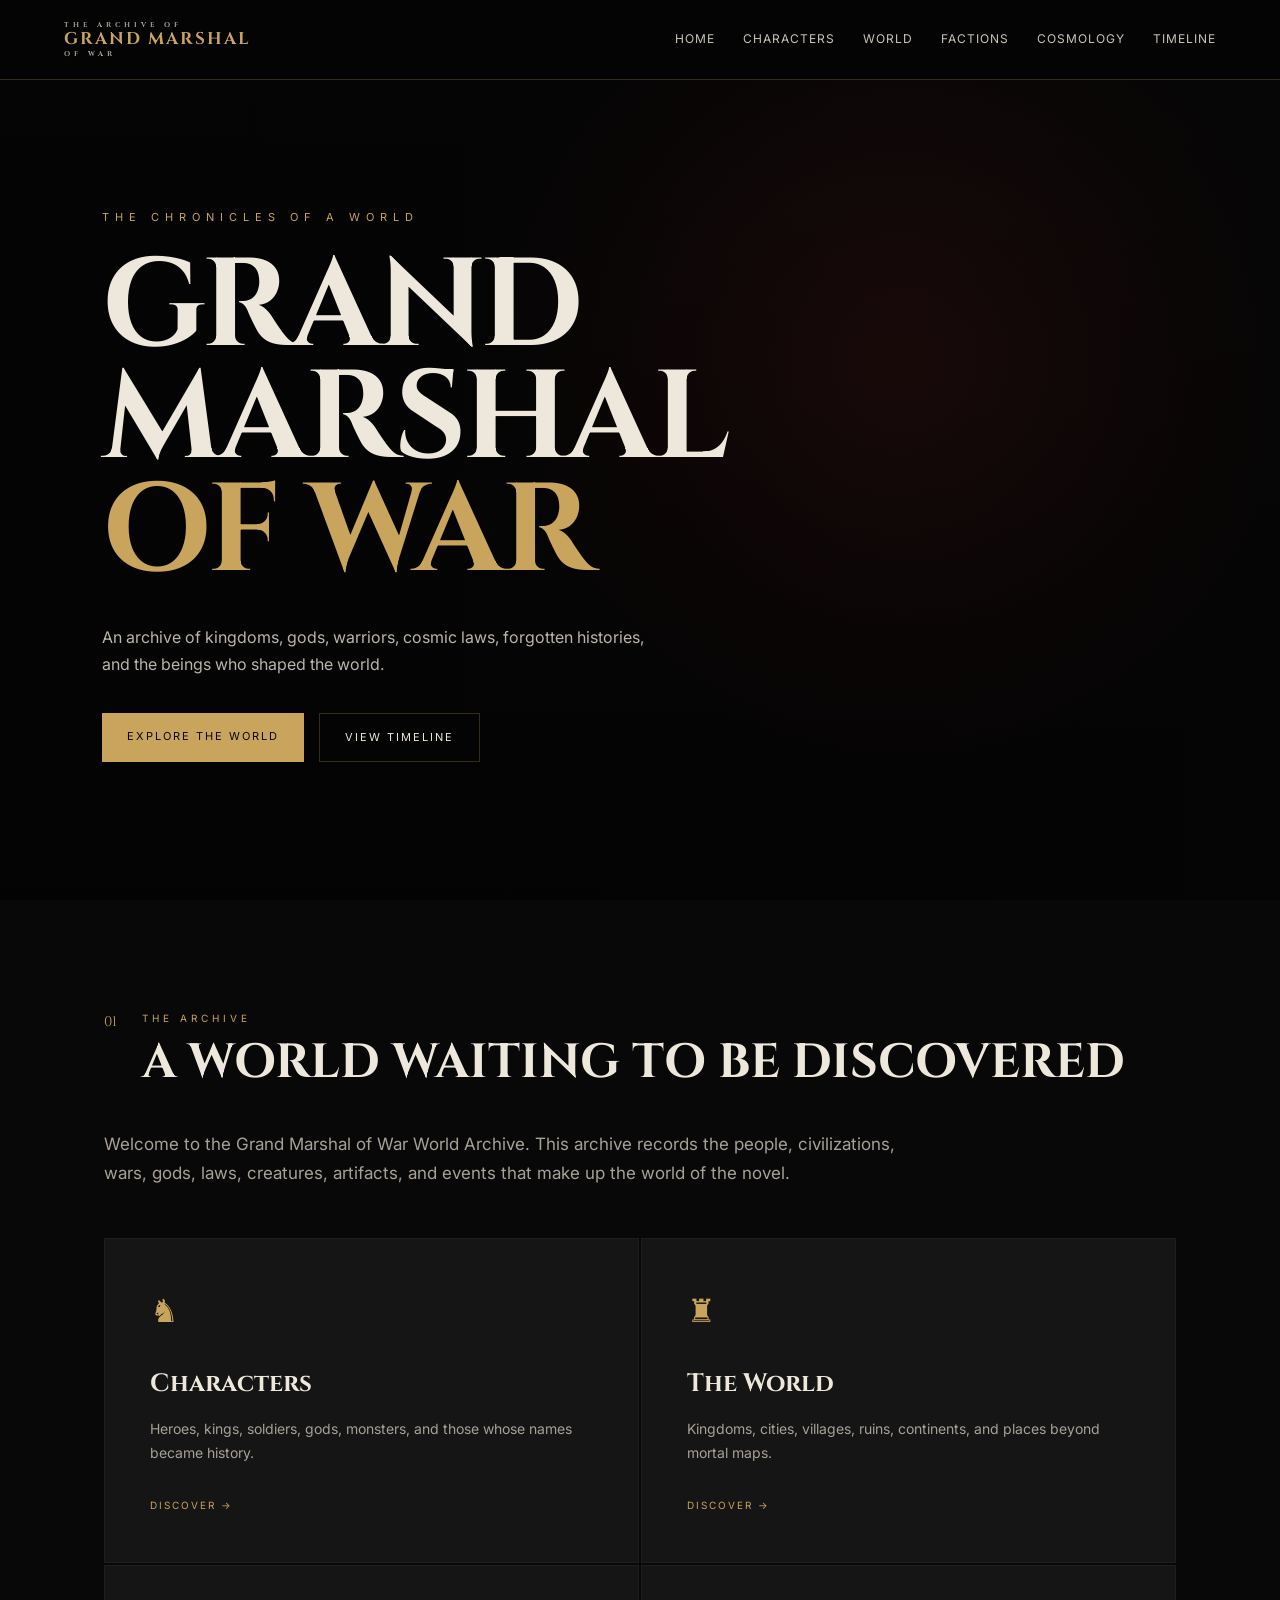
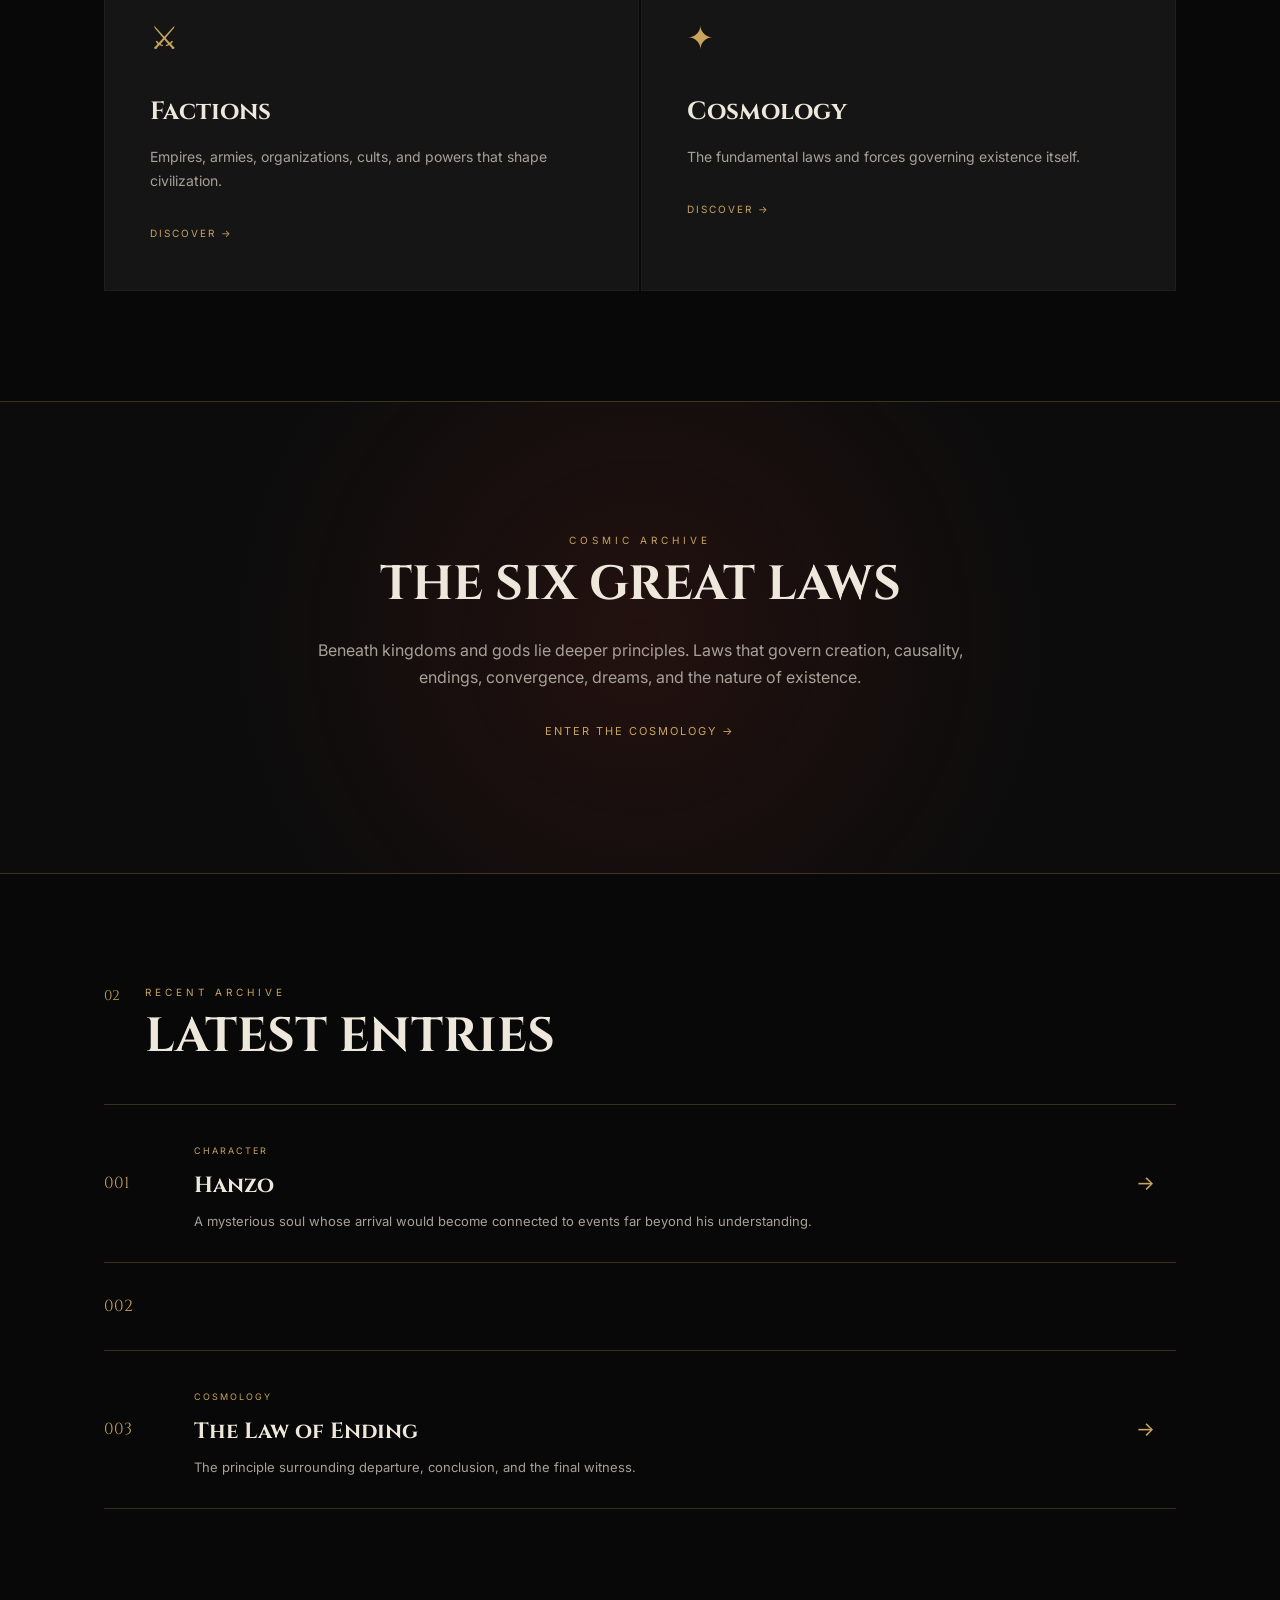
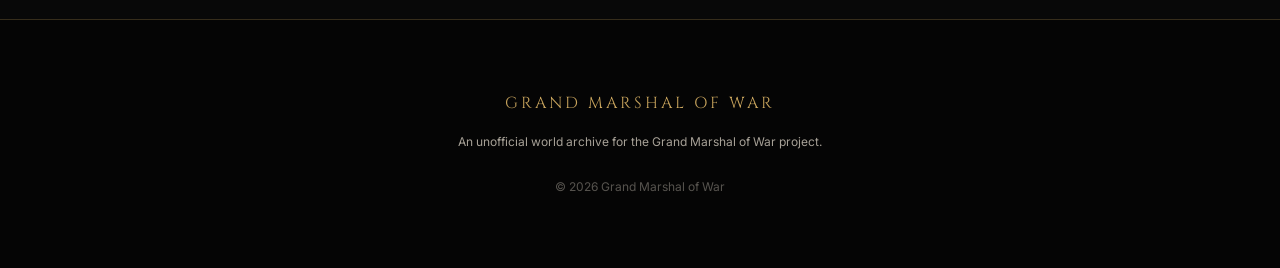
<file: index.html>
<!DOCTYPE html>
<html lang="en">
<head>
    <meta charset="UTF-8">
    <meta name="viewport" content="width=device-width, initial-scale=1.0">

    <title>Grand Marshal of War | The World Archive</title>

    <meta
        name="description"
        content="The official lore archive of Grand Marshal of War."
    >

    <link rel="stylesheet" href="style.css">
</head>

<body>

<header class="navbar">

    <div class="logo">
        <span class="logo-small">THE ARCHIVE OF</span>
        GRAND MARSHAL
        <span class="logo-small">OF WAR</span>
    </div>

    <button class="menu-button" onclick="toggleMenu()">
        ☰
    </button>

    <nav id="navMenu">

        <a href="index.html">Home</a>
        <a href="characters.html">Characters</a>
        <a href="locations.html">World</a>
        <a href="factions.html">Factions</a>
        <a href="laws.html">Cosmology</a>
        <a href="timeline.html">Timeline</a>

    </nav>

</header>


<main>

<section class="hero">

    <div class="hero-overlay"></div>

    <div class="hero-content">

        <p class="eyebrow">
            THE CHRONICLES OF A WORLD
        </p>

        <h1>
            GRAND<br>
            MARSHAL<br>
            <span>OF WAR</span>
        </h1>

        <p class="hero-description">
            An archive of kingdoms, gods, warriors, cosmic laws,
            forgotten histories, and the beings who shaped the world.
        </p>

        <div class="hero-buttons">

            <a href="characters.html" class="gold-button">
                Explore the World
            </a>

            <a href="timeline.html" class="outline-button">
                View Timeline
            </a>

        </div>

    </div>

</section>


<section class="section">

    <div class="section-heading">

        <span>01</span>

        <div>
            <p class="section-label">
                THE ARCHIVE
            </p>

            <h2>
                A WORLD WAITING TO BE DISCOVERED
            </h2>
        </div>

    </div>


    <p class="intro-text">

        Welcome to the Grand Marshal of War World Archive.

        This archive records the people, civilizations,
        wars, gods, laws, creatures, artifacts, and events
        that make up the world of the novel.

    </p>


    <div class="category-grid">

        <a href="characters.html" class="category-card">

            <span class="card-icon">♞</span>

            <h3>Characters</h3>

            <p>
                Heroes, kings, soldiers, gods, monsters,
                and those whose names became history.
            </p>

            <span class="discover">
                DISCOVER →
            </span>

        </a>


        <a href="locations.html" class="category-card">

            <span class="card-icon">♜</span>

            <h3>The World</h3>

            <p>
                Kingdoms, cities, villages, ruins,
                continents, and places beyond mortal maps.
            </p>

            <span class="discover">
                DISCOVER →
            </span>

        </a>


        <a href="factions.html" class="category-card">

            <span class="card-icon">⚔</span>

            <h3>Factions</h3>

            <p>
                Empires, armies, organizations, cults,
                and powers that shape civilization.
            </p>

            <span class="discover">
                DISCOVER →
            </span>

        </a>


        <a href="laws.html" class="category-card">

            <span class="card-icon">✦</span>

            <h3>Cosmology</h3>

            <p>
                The fundamental laws and forces governing
                existence itself.
            </p>

            <span class="discover">
                DISCOVER →
            </span>

        </a>

    </div>

</section>


<section class="featured">

    <div class="featured-content">

        <p class="section-label">
            COSMIC ARCHIVE
        </p>

        <h2>
            THE SIX GREAT LAWS
        </h2>

        <p>

            Beneath kingdoms and gods lie deeper principles.

            Laws that govern creation, causality, endings,
            convergence, dreams, and the nature of existence.

        </p>

        <a href="laws.html" class="text-link">
            ENTER THE COSMOLOGY →
        </a>

    </div>

</section>


<section class="section">

    <div class="section-heading">

        <span>02</span>

        <div>

            <p class="section-label">
                RECENT ARCHIVE
            </p>

            <h2>
                LATEST ENTRIES
            </h2>

        </div>

    </div>


    <div class="entry-list">

        <a href="characters.html" class="entry">

            <div class="entry-number">
                001
            </div>

            <div>

                <span class="entry-type">
                    CHARACTER
                </span>

                <h3>
                    Hanzo
                </h3>

                <p>
                    A mysterious soul whose arrival
                    would become connected to events
                    far beyond his understanding.
                </p>

            </div>

            <span class="arrow">
                →
            </span>

        </a>


        <a href="locations.html" class="entry">

            <div class="entry-number">
                002
            </div>


        <a href="laws.html" class="entry">

            <div class="entry-number">
                003
            </div>

            <div>

                <span class="entry-type">
                    COSMOLOGY
                </span>

                <h3>
                    The Law of Ending
                </h3>

                <p>
                    The principle surrounding departure,
                    conclusion, and the final witness.
                </p>

            </div>

            <span class="arrow">
                →
            </span>

        </a>

    </div>

</section>

</main>


<footer>

    <div class="footer-logo">
        GRAND MARSHAL OF WAR
    </div>

    <p>
        An unofficial world archive for the Grand Marshal of War project.
    </p>

    <p class="copyright">
        © 2026 Grand Marshal of War
    </p>

</footer>


<script src="script.js"></script>

</body>
</html>
</file>
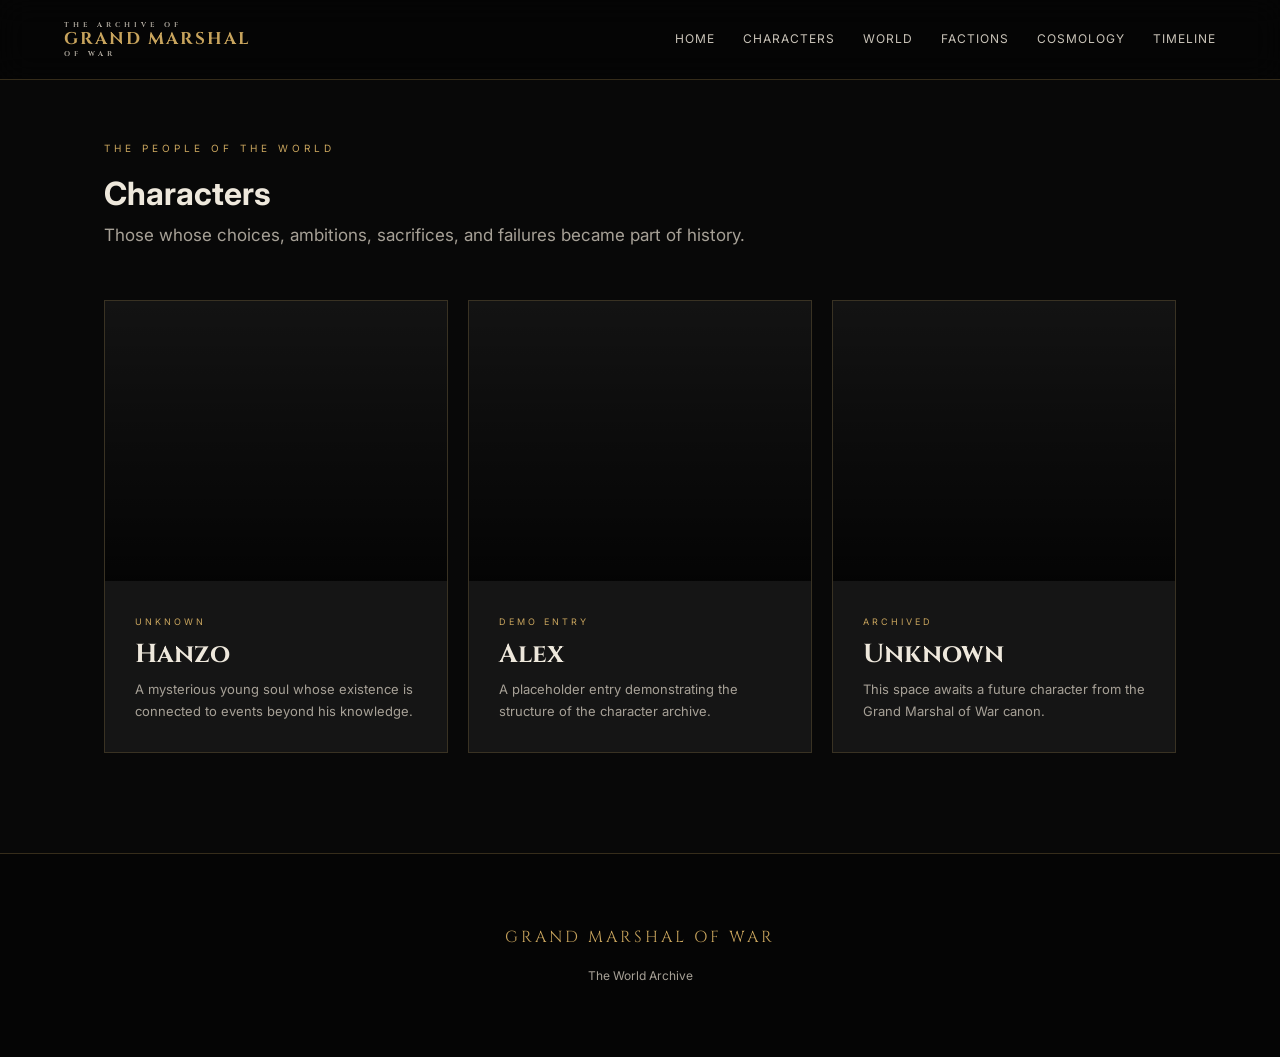
<file: characters.html>
<!DOCTYPE html>

<html lang="en">

<head>

<meta charset="UTF-8">

<meta
    name="viewport"
    content="width=device-width, initial-scale=1.0"
>

<title>Characters | Grand Marshal of War</title>

<link rel="stylesheet" href="style.css">

<style>

.archive {

    max-width:1200px;

    margin:auto;

    padding:140px 5% 100px;

}

.character-grid {

    display:grid;

    grid-template-columns:repeat(3,1fr);

    gap:20px;

    margin-top:50px;

}

.character {

    background:#151515;

    border:1px solid rgba(200,164,93,.2);

    padding:30px;

    transition:.3s;

}

.character:hover {

    transform:translateY(-5px);

    border-color:#c8a45d;

}

.character-image {

    height:280px;

    margin:-30px -30px 25px;

    background:
        linear-gradient(
            rgba(0,0,0,.1),
            rgba(0,0,0,.8)
        ),
        url("https://images.unsplash.com/photo-1535713875002-d1d0cf377fde?auto=format&fit=crop&w=800&q=80");

    background-size:cover;

    background-position:center;

}

.character-type {

    color:#c8a45d;

    font-size:9px;

    letter-spacing:3px;

}

.character h2 {

    font-size:26px;

    margin:8px 0;

}

.character p {

    color:#a7a197;

    font-size:13px;

}

@media(max-width:800px) {

    .character-grid {

        grid-template-columns:1fr;

    }

}

</style>

</head>


<body>

<header class="navbar">

<div class="logo">

<span class="logo-small">
THE ARCHIVE OF
</span>

GRAND MARSHAL

<span class="logo-small">
OF WAR
</span>

</div>


<button class="menu-button" onclick="toggleMenu()">
☰
</button>


<nav id="navMenu">

<a href="index.html">Home</a>

<a href="characters.html">Characters</a>

<a href="locations.html">World</a>

<a href="factions.html">Factions</a>

<a href="laws.html">Cosmology</a>

<a href="timeline.html">Timeline</a>

</nav>

</header>


<main class="archive">

<p class="section-label">
THE PEOPLE OF THE WORLD
</p>

<h1>
Characters
</h1>

<p class="intro-text">

Those whose choices, ambitions, sacrifices,
and failures became part of history.

</p>


<div class="character-grid">


<a class="character" href="#hanzo">

<div class="character-image"></div>

<span class="character-type">
UNKNOWN
</span>

<h2>
Hanzo
</h2>

<p>

A mysterious young soul whose existence
is connected to events beyond his knowledge.

</p>

</a>


<a class="character" href="#alex">

<div class="character-image"></div>

<span class="character-type">
DEMO ENTRY
</span>

<h2>
Alex
</h2>

<p>

A placeholder entry demonstrating
the structure of the character archive.

</p>

</a>


<a class="character" href="#future">

<div class="character-image"></div>

<span class="character-type">
ARCHIVED
</span>

<h2>
Unknown
</h2>

<p>

This space awaits a future character
from the Grand Marshal of War canon.

</p>

</a>


</div>

</main>


<footer>

<div class="footer-logo">
GRAND MARSHAL OF WAR
</div>

<p>
The World Archive
</p>

</footer>


<script src="script.js"></script>

</body>

</html>
</file>
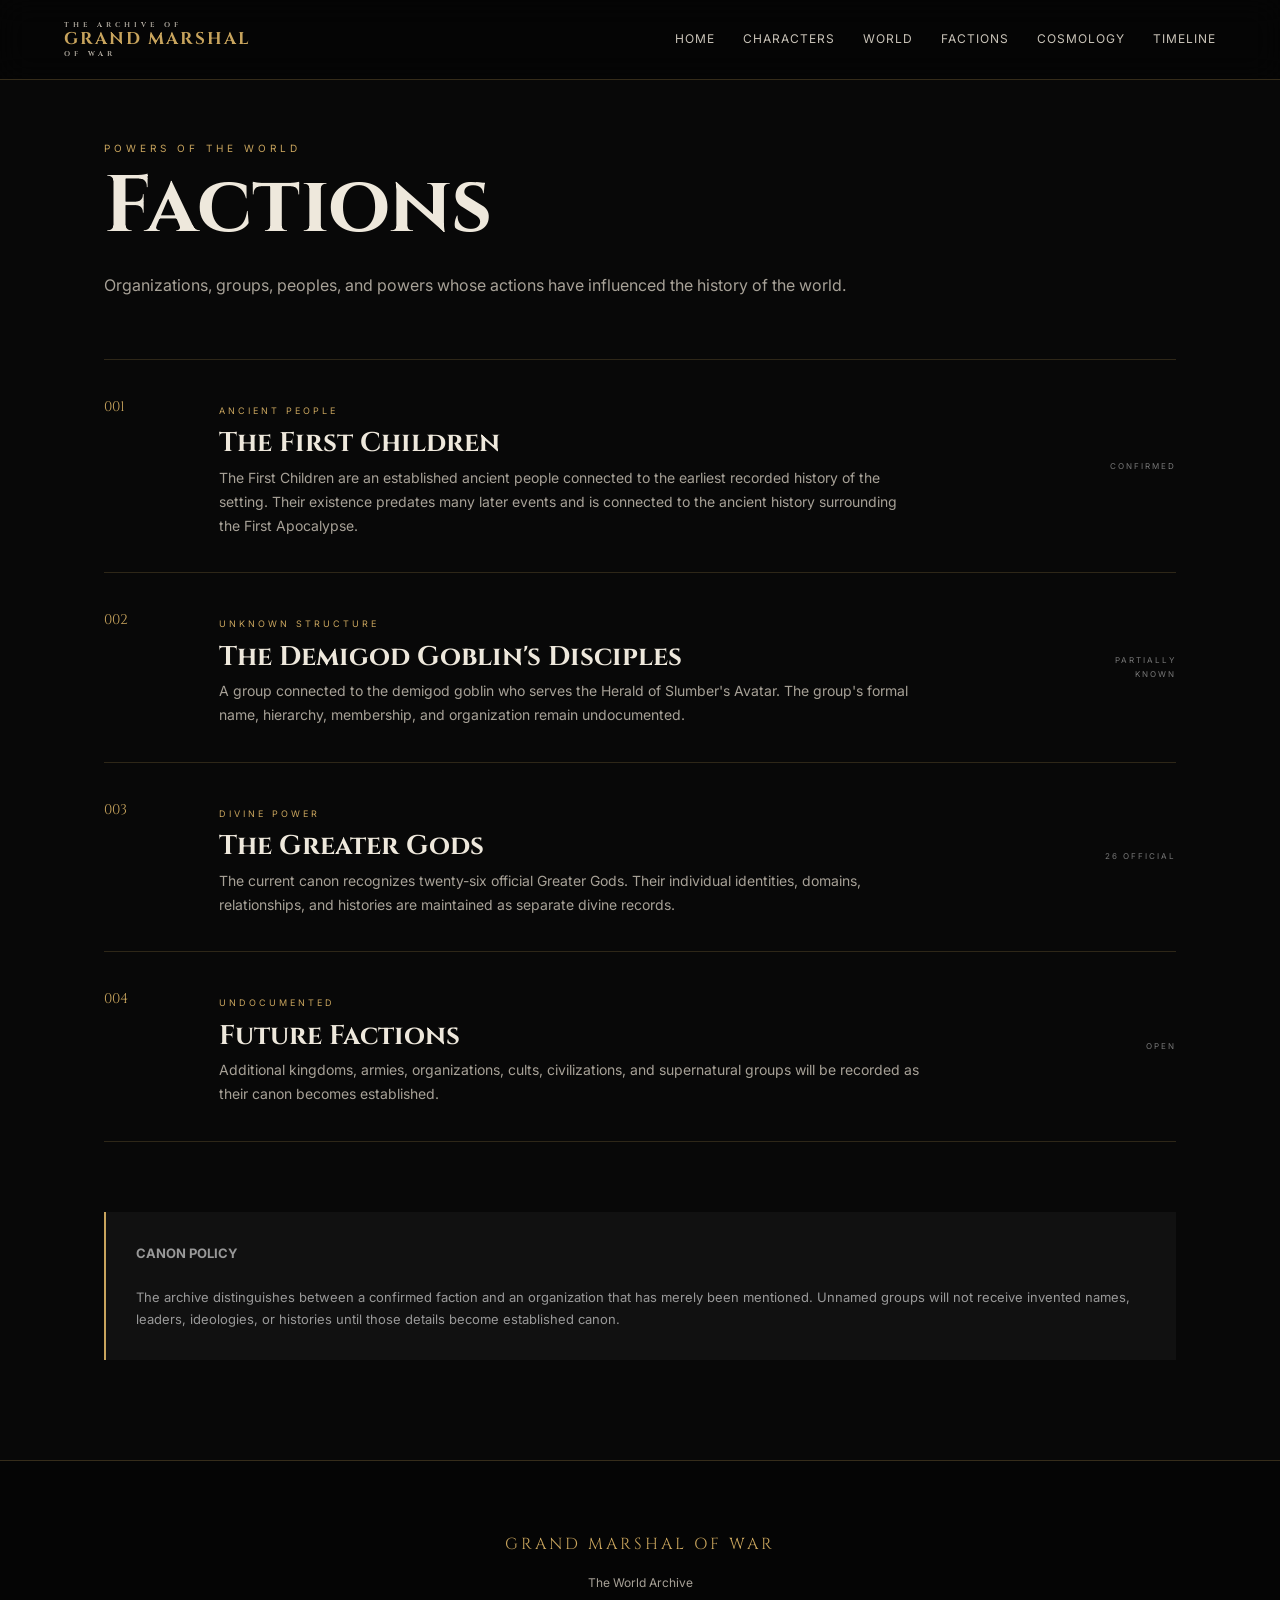
<file: factions.html>
<!DOCTYPE html>
<html lang="en">

<head>

<meta charset="UTF-8">

<meta name="viewport" content="width=device-width, initial-scale=1.0">

<title>Factions | Grand Marshal of War</title>

<link rel="stylesheet" href="style.css">

<style>

.archive-page {
    max-width: 1200px;
    margin: auto;
    padding: 140px 5% 100px;
}

.page-title {
    font-family: Cinzel, serif;
    font-size: clamp(45px, 8vw, 80px);
    line-height: 1;
    margin-bottom: 25px;
}

.page-description {
    max-width: 750px;
    color: #a7a197;
    font-size: 16px;
    margin-bottom: 60px;
}

.faction-list {
    display: flex;
    flex-direction: column;
}

.faction {
    display: grid;
    grid-template-columns: 90px 1fr 100px;
    gap: 25px;

    padding: 35px 0;

    border-top: 1px solid rgba(200,164,93,.2);

    transition: .3s;
}

.faction:last-child {
    border-bottom: 1px solid rgba(200,164,93,.2);
}

.faction:hover {
    padding-left: 15px;
}

.faction-number {
    color: #c8a45d;
    font-family: Cinzel, serif;
    font-size: 14px;
}

.faction-type {
    color: #c8a45d;
    font-size: 9px;
    letter-spacing: 3px;
}

.faction h2 {
    font-size: 27px;
    margin: 7px 0;
}

.faction p {
    color: #a7a197;
    font-size: 14px;
    max-width: 700px;
}

.faction-status {
    align-self: center;
    color: #777;
    font-size: 8px;
    letter-spacing: 2px;
    text-align: right;
}

.archive-note {
    margin-top: 70px;
    padding: 30px;

    border-left: 2px solid #c8a45d;

    background: #111;

    color: #999;

    font-size: 13px;
}

@media(max-width:700px) {

    .faction {
        grid-template-columns: 45px 1fr;
    }

    .faction-status {
        grid-column: 2;
        text-align: left;
    }

}

</style>

</head>


<body>


<header class="navbar">

    <div class="logo">

        <span class="logo-small">
            THE ARCHIVE OF
        </span>

        GRAND MARSHAL

        <span class="logo-small">
            OF WAR
        </span>

    </div>

    <button class="menu-button" onclick="toggleMenu()">
        ☰
    </button>

    <nav id="navMenu">

        <a href="index.html">Home</a>
        <a href="characters.html">Characters</a>
        <a href="locations.html">World</a>
        <a href="factions.html">Factions</a>
        <a href="laws.html">Cosmology</a>
        <a href="timeline.html">Timeline</a>

    </nav>

</header>


<main class="archive-page">

    <p class="section-label">
        POWERS OF THE WORLD
    </p>

    <h1 class="page-title">
        Factions
    </h1>

    <p class="page-description">

        Organizations, groups, peoples, and powers whose
        actions have influenced the history of the world.

    </p>


    <div class="faction-list">


        <article class="faction">

            <div class="faction-number">
                001
            </div>

            <div>

                <span class="faction-type">
                    ANCIENT PEOPLE
                </span>

                <h2>
                    The First Children
                </h2>

                <p>

                    The First Children are an established ancient
                    people connected to the earliest recorded
                    history of the setting.

                    Their existence predates many later events
                    and is connected to the ancient history
                    surrounding the First Apocalypse.

                </p>

            </div>

            <div class="faction-status">
                CONFIRMED
            </div>

        </article>


        <article class="faction">

            <div class="faction-number">
                002
            </div>

            <div>

                <span class="faction-type">
                    UNKNOWN STRUCTURE
                </span>

                <h2>
                    The Demigod Goblin's Disciples
                </h2>

                <p>

                    A group connected to the demigod goblin
                    who serves the Herald of Slumber's Avatar.

                    The group's formal name, hierarchy,
                    membership, and organization remain
                    undocumented.

                </p>

            </div>

            <div class="faction-status">
                PARTIALLY KNOWN
            </div>

        </article>


        <article class="faction">

            <div class="faction-number">
                003
            </div>

            <div>

                <span class="faction-type">
                    DIVINE POWER
                </span>

                <h2>
                    The Greater Gods
                </h2>

                <p>

                    The current canon recognizes
                    twenty-six official Greater Gods.

                    Their individual identities, domains,
                    relationships, and histories are maintained
                    as separate divine records.

                </p>

            </div>

            <div class="faction-status">
                26 OFFICIAL
            </div>

        </article>


        <article class="faction">

            <div class="faction-number">
                004
            </div>

            <div>

                <span class="faction-type">
                    UNDOCUMENTED
                </span>

                <h2>
                    Future Factions
                </h2>

                <p>

                    Additional kingdoms, armies, organizations,
                    cults, civilizations, and supernatural groups
                    will be recorded as their canon becomes
                    established.

                </p>

            </div>

            <div class="faction-status">
                OPEN
            </div>

        </article>


    </div>


    <div class="archive-note">

        <strong>CANON POLICY</strong><br><br>

        The archive distinguishes between a confirmed faction
        and an organization that has merely been mentioned.

        Unnamed groups will not receive invented names,
        leaders, ideologies, or histories until those details
        become established canon.

    </div>

</main>


<footer>

    <div class="footer-logo">
        GRAND MARSHAL OF WAR
    </div>

    <p>
        The World Archive
    </p>

</footer>


<script src="script.js"></script>

</body>

  </html>
</file>
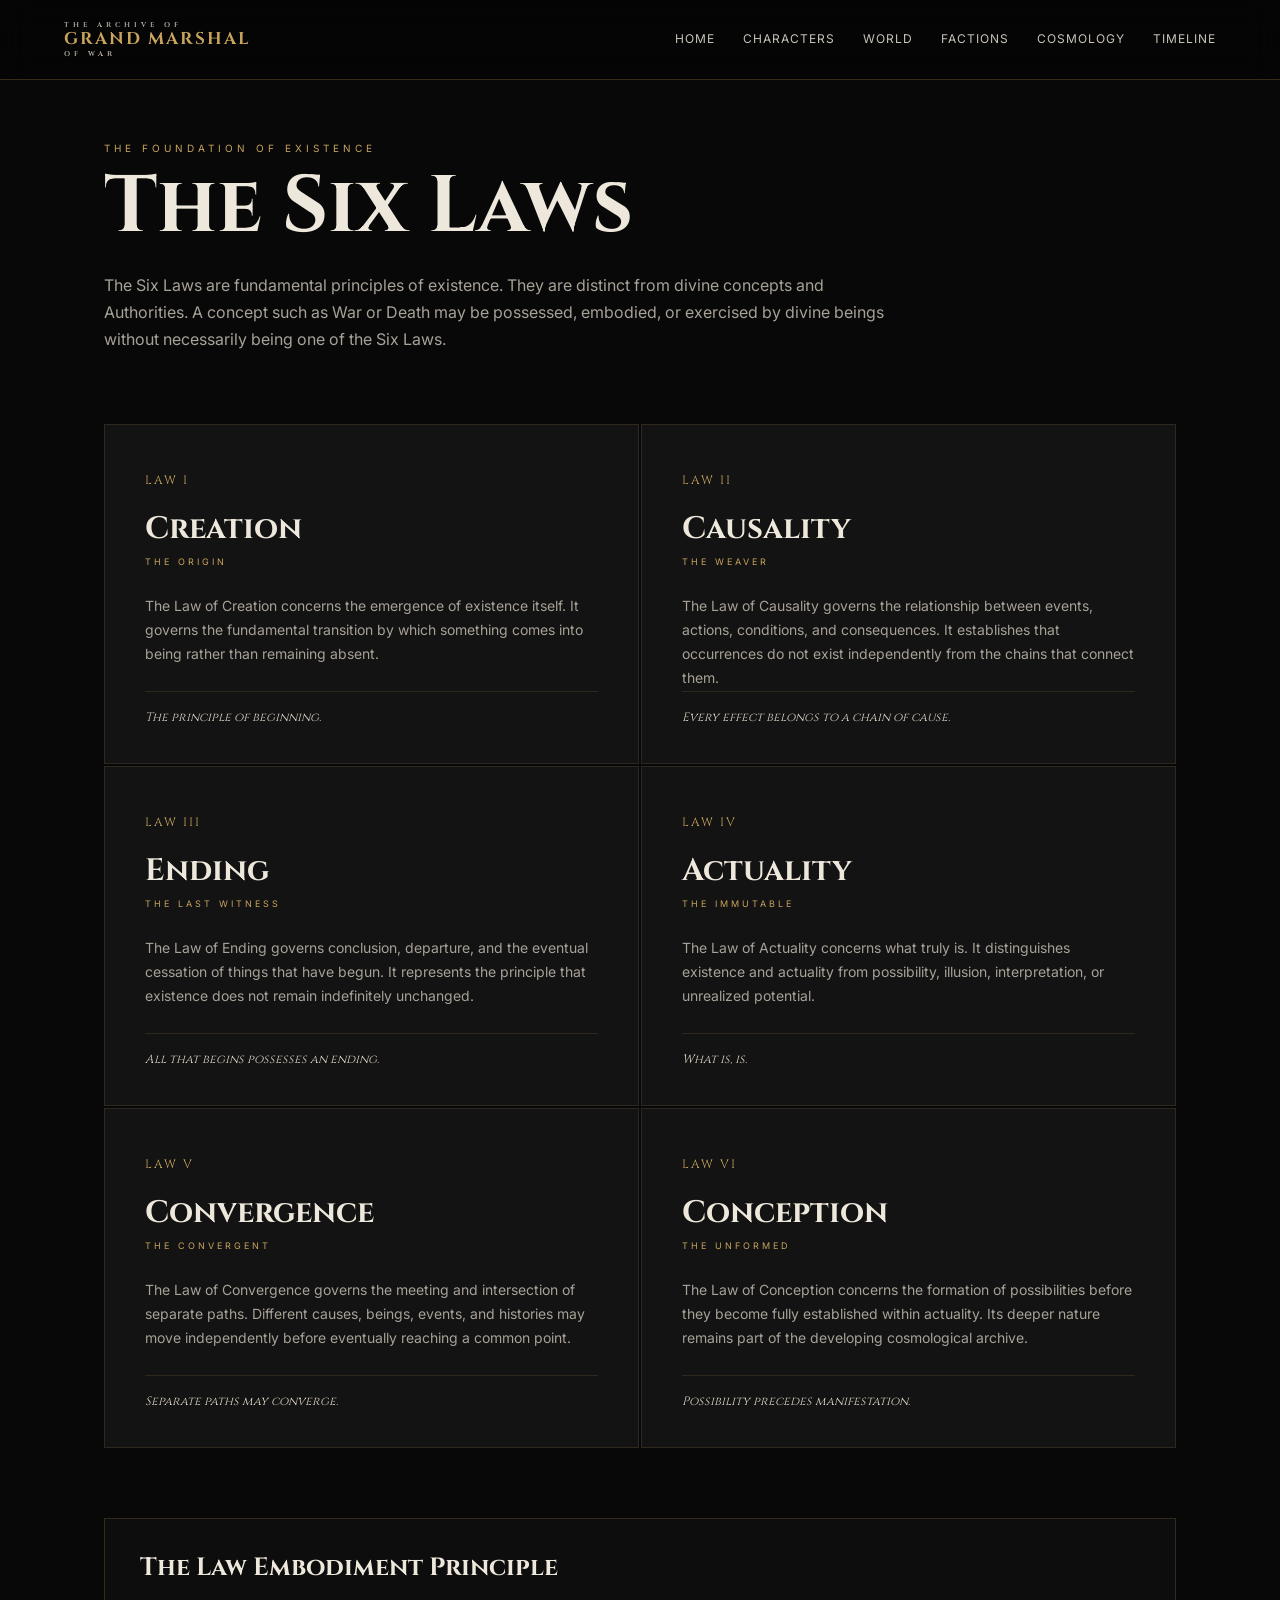
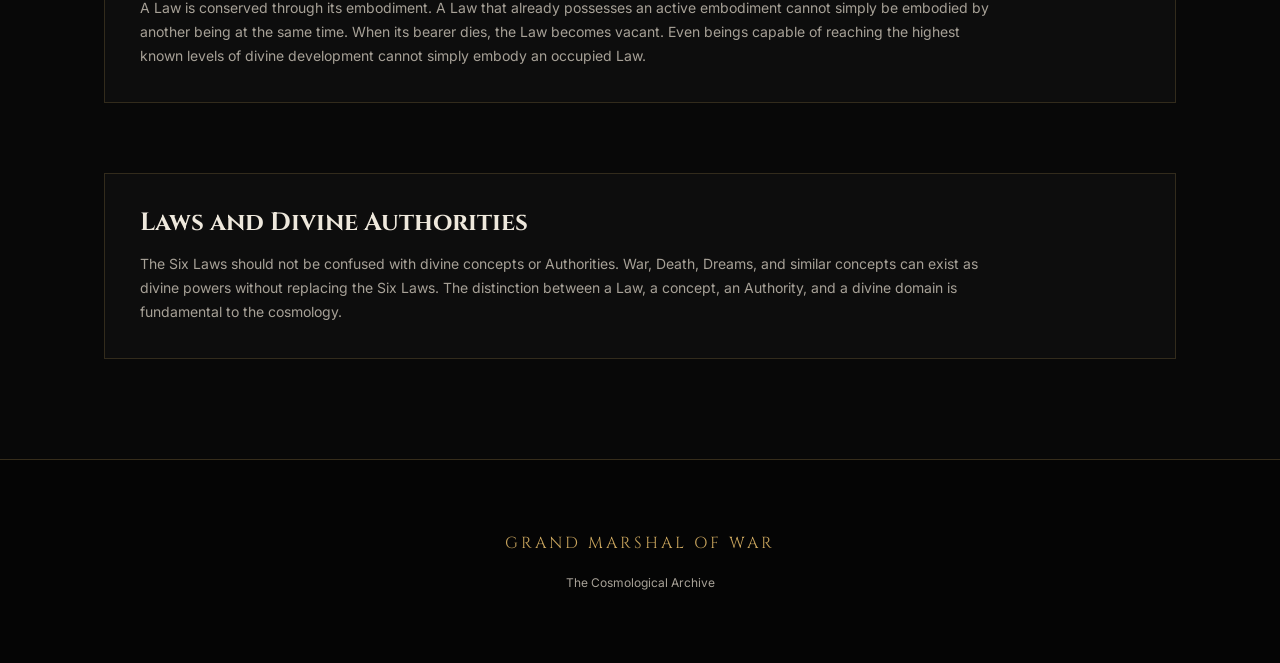
<file: laws.html>
<!DOCTYPE html>
<html lang="en">

<head>

<meta charset="UTF-8">

<meta name="viewport" content="width=device-width, initial-scale=1.0">

<title>The Six Laws | Grand Marshal of War</title>

<link rel="stylesheet" href="style.css">

<style>

.archive-page {
    max-width: 1200px;
    margin: auto;
    padding: 140px 5% 100px;
}

.page-title {
    font-family: Cinzel, serif;
    font-size: clamp(45px, 8vw, 80px);
    line-height: 1;
    margin-bottom: 25px;
}

.page-description {
    max-width: 800px;
    color: #a7a197;
    font-size: 16px;
    margin-bottom: 70px;
}

.law-grid {
    display: grid;
    grid-template-columns: repeat(2, 1fr);
    gap: 2px;
}

.law {

    position: relative;

    min-height: 340px;

    padding: 40px;

    background: #131313;

    border: 1px solid rgba(200,164,93,.15);

    transition: .35s;

}

.law:hover {

    background: #191919;

    border-color: #c8a45d;

    transform: translateY(-5px);

}

.law-number {

    color: #c8a45d;

    font-family: Cinzel, serif;

    font-size: 12px;

    letter-spacing: 2px;

}

.law h2 {

    margin-top: 20px;

    font-size: 31px;

}

.law-role {

    color: #c8a45d;

    font-size: 9px;

    letter-spacing: 3px;

    margin-top: 8px;

}

.law p {

    color: #a7a197;

    font-size: 14px;

    margin-top: 25px;

}

.law-principle {

    position: absolute;

    bottom: 35px;

    left: 40px;

    right: 40px;

    padding-top: 15px;

    border-top: 1px solid rgba(200,164,93,.15);

    color: #ddd4c5;

    font-family: Cinzel, serif;

    font-size: 12px;

    font-style: italic;

}

.system-note {

    margin-top: 70px;

    padding: 35px;

    background: #0d0d0d;

    border: 1px solid rgba(200,164,93,.2);

}

.system-note h2 {

    font-size: 25px;

    margin-bottom: 15px;

}

.system-note p {

    color: #a7a197;

    font-size: 14px;

    max-width: 850px;

}

@media(max-width:800px) {

    .law-grid {

        grid-template-columns: 1fr;

    }

    .law {

        min-height: 320px;

    }

}

</style>

</head>


<body>


<header class="navbar">

    <div class="logo">

        <span class="logo-small">
            THE ARCHIVE OF
        </span>

        GRAND MARSHAL

        <span class="logo-small">
            OF WAR
        </span>

    </div>

    <button class="menu-button" onclick="toggleMenu()">
        ☰
    </button>

    <nav id="navMenu">

        <a href="index.html">Home</a>
        <a href="characters.html">Characters</a>
        <a href="locations.html">World</a>
        <a href="factions.html">Factions</a>
        <a href="laws.html">Cosmology</a>
        <a href="timeline.html">Timeline</a>

    </nav>

</header>


<main class="archive-page">


    <p class="section-label">
        THE FOUNDATION OF EXISTENCE
    </p>

    <h1 class="page-title">
        The Six Laws
    </h1>

    <p class="page-description">

        The Six Laws are fundamental principles of existence.

        They are distinct from divine concepts and Authorities.
        A concept such as War or Death may be possessed,
        embodied, or exercised by divine beings without
        necessarily being one of the Six Laws.

    </p>


    <div class="law-grid">


        <!-- LAW 1 -->

        <article class="law">

            <span class="law-number">
                LAW I
            </span>

            <h2>
                Creation
            </h2>

            <div class="law-role">
                THE ORIGIN
            </div>

            <p>

                The Law of Creation concerns the emergence
                of existence itself.

                It governs the fundamental transition by which
                something comes into being rather than remaining
                absent.

            </p>

            <div class="law-principle">
                The principle of beginning.
            </div>

        </article>


        <!-- LAW 2 -->

        <article class="law">

            <span class="law-number">
                LAW II
            </span>

            <h2>
                Causality
            </h2>

            <div class="law-role">
                THE WEAVER
            </div>

            <p>

                The Law of Causality governs the relationship
                between events, actions, conditions, and
                consequences.

                It establishes that occurrences do not exist
                independently from the chains that connect them.

            </p>

            <div class="law-principle">
                Every effect belongs to a chain of cause.
            </div>

        </article>


        <!-- LAW 3 -->

        <article class="law">

            <span class="law-number">
                LAW III
            </span>

            <h2>
                Ending
            </h2>

            <div class="law-role">
                THE LAST WITNESS
            </div>

            <p>

                The Law of Ending governs conclusion,
                departure, and the eventual cessation
                of things that have begun.

                It represents the principle that existence
                does not remain indefinitely unchanged.

            </p>

            <div class="law-principle">
                All that begins possesses an ending.
            </div>

        </article>


        <!-- LAW 4 -->

        <article class="law">

            <span class="law-number">
                LAW IV
            </span>

            <h2>
                Actuality
            </h2>

            <div class="law-role">
                THE IMMUTABLE
            </div>

            <p>

                The Law of Actuality concerns what truly is.

                It distinguishes existence and actuality
                from possibility, illusion, interpretation,
                or unrealized potential.

            </p>

            <div class="law-principle">
                What is, is.
            </div>

        </article>


        <!-- LAW 5 -->

        <article class="law">

            <span class="law-number">
                LAW V
            </span>

            <h2>
                Convergence
            </h2>

            <div class="law-role">
                THE CONVERGENT
            </div>

            <p>

                The Law of Convergence governs the meeting
                and intersection of separate paths.

                Different causes, beings, events, and histories
                may move independently before eventually
                reaching a common point.

            </p>

            <div class="law-principle">
                Separate paths may converge.
            </div>

        </article>


        <!-- LAW 6 -->

        <article class="law">

            <span class="law-number">
                LAW VI
            </span>

            <h2>
                Conception
            </h2>

            <div class="law-role">
                THE UNFORMED
            </div>

            <p>

                The Law of Conception concerns the formation
                of possibilities before they become fully
                established within actuality.

                Its deeper nature remains part of the
                developing cosmological archive.

            </p>

            <div class="law-principle">
                Possibility precedes manifestation.
            </div>

        </article>


    </div>


    <section class="system-note">

        <h2>
            The Law Embodiment Principle
        </h2>

        <p>

            A Law is conserved through its embodiment.

            A Law that already possesses an active embodiment
            cannot simply be embodied by another being at the
            same time.

            When its bearer dies, the Law becomes vacant.

            Even beings capable of reaching the highest
            known levels of divine development cannot simply
            embody an occupied Law.

        </p>

    </section>


    <section class="system-note">

        <h2>
            Laws and Divine Authorities
        </h2>

        <p>

            The Six Laws should not be confused with divine
            concepts or Authorities.

            War, Death, Dreams, and similar concepts can exist
            as divine powers without replacing the Six Laws.

            The distinction between a Law, a concept, an Authority,
            and a divine domain is fundamental to the cosmology.

        </p>

    </section>


</main>


<footer>

    <div class="footer-logo">
        GRAND MARSHAL OF WAR
    </div>

    <p>
        The Cosmological Archive
    </p>

</footer>


<script src="script.js"></script>

</body>

</html>
</file>
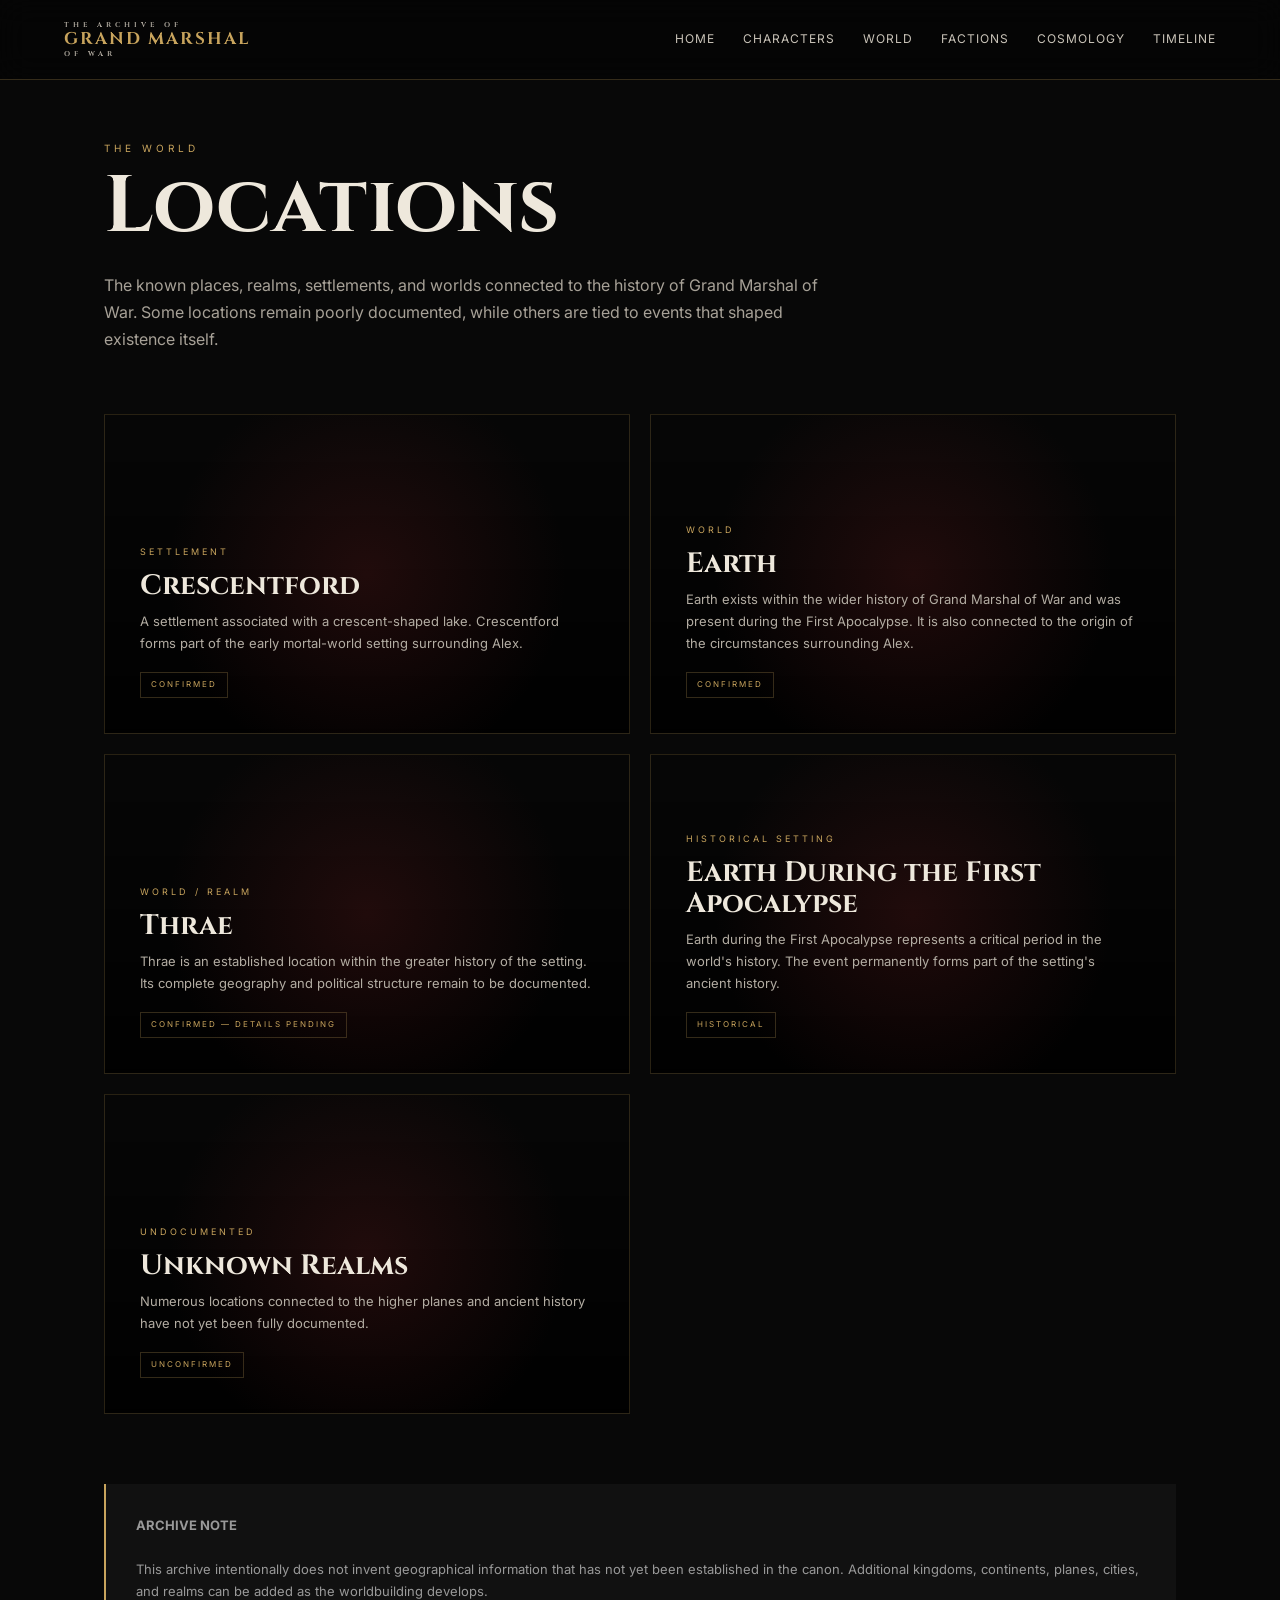
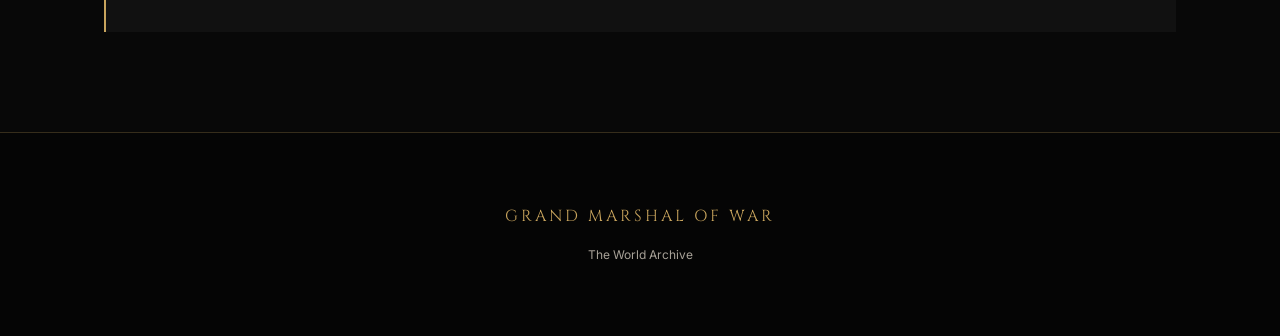
<file: locations.html>
<!DOCTYPE html>
<html lang="en">
<head>

<meta charset="UTF-8">

<meta name="viewport" content="width=device-width, initial-scale=1.0">

<title>Locations | Grand Marshal of War</title>

<link rel="stylesheet" href="style.css">

<style>

.archive-page {
    max-width: 1200px;
    margin: auto;
    padding: 140px 5% 100px;
}

.page-title {
    font-family: Cinzel, serif;
    font-size: clamp(45px, 8vw, 80px);
    line-height: 1;
    margin-bottom: 25px;
}

.page-description {
    max-width: 750px;
    color: #a7a197;
    font-size: 16px;
    margin-bottom: 60px;
}

.location-grid {
    display: grid;
    grid-template-columns: repeat(2, 1fr);
    gap: 20px;
}

.location-card {
    position: relative;
    overflow: hidden;
    min-height: 320px;
    padding: 35px;
    display: flex;
    flex-direction: column;
    justify-content: flex-end;

    background:
        linear-gradient(
            to top,
            rgba(0,0,0,.95),
            rgba(0,0,0,.2)
        );

    border: 1px solid rgba(200,164,93,.2);

    transition: .35s;
}

.location-card:hover {
    transform: translateY(-6px);
    border-color: #c8a45d;
}

.location-card::before {
    content: "";
    position: absolute;
    inset: 0;

    background:
        radial-gradient(
            circle at center,
            rgba(120,35,35,.25),
            transparent 65%
        );

    z-index: 0;
}

.location-content {
    position: relative;
    z-index: 2;
}

.location-type {
    color: #c8a45d;
    font-size: 9px;
    letter-spacing: 3px;
    text-transform: uppercase;
}

.location-card h2 {
    margin: 8px 0;
    font-size: 28px;
}

.location-card p {
    color: #b3ada3;
    font-size: 13px;
}

.status {
    display: inline-block;
    margin-top: 18px;
    padding: 5px 10px;
    border: 1px solid rgba(200,164,93,.25);
    color: #c8a45d;
    font-size: 8px;
    letter-spacing: 2px;
}

.archive-note {
    margin-top: 70px;
    padding: 30px;
    border-left: 2px solid #c8a45d;
    background: #111;
    color: #999;
    font-size: 13px;
}

@media(max-width:800px) {

    .location-grid {
        grid-template-columns: 1fr;
    }

    .archive-page {
        padding-top: 120px;
    }

}

</style>

</head>

<body>

<header class="navbar">

    <div class="logo">

        <span class="logo-small">
            THE ARCHIVE OF
        </span>

        GRAND MARSHAL

        <span class="logo-small">
            OF WAR
        </span>

    </div>

    <button class="menu-button" onclick="toggleMenu()">
        ☰
    </button>

    <nav id="navMenu">

        <a href="index.html">Home</a>
        <a href="characters.html">Characters</a>
        <a href="locations.html">World</a>
        <a href="factions.html">Factions</a>
        <a href="laws.html">Cosmology</a>
        <a href="timeline.html">Timeline</a>

    </nav>

</header>


<main class="archive-page">

    <p class="section-label">
        THE WORLD
    </p>

    <h1 class="page-title">
        Locations
    </h1>

    <p class="page-description">

        The known places, realms, settlements, and worlds
        connected to the history of Grand Marshal of War.

        Some locations remain poorly documented,
        while others are tied to events that shaped existence itself.

    </p>


    <div class="location-grid">


        <!-- CRESCENTFORD -->

        <article class="location-card">

            <div class="location-content">

                <span class="location-type">
                    Settlement
                </span>

                <h2>
                    Crescentford
                </h2>

                <p>

                    A settlement associated with a
                    crescent-shaped lake.

                    Crescentford forms part of the early
                    mortal-world setting surrounding Alex.

                </p>

                <span class="status">
                    CONFIRMED
                </span>

            </div>

        </article>


        <!-- EARTH -->

        <article class="location-card">

            <div class="location-content">

                <span class="location-type">
                    World
                </span>

                <h2>
                    Earth
                </h2>

                <p>

                    Earth exists within the wider history
                    of Grand Marshal of War and was present
                    during the First Apocalypse.

                    It is also connected to the origin of
                    the circumstances surrounding Alex.

                </p>

                <span class="status">
                    CONFIRMED
                </span>

            </div>

        </article>


        <!-- THRAE -->

        <article class="location-card">

            <div class="location-content">

                <span class="location-type">
                    World / Realm
                </span>

                <h2>
                    Thrae
                </h2>

                <p>

                    Thrae is an established location within
                    the greater history of the setting.

                    Its complete geography and political
                    structure remain to be documented.

                </p>

                <span class="status">
                    CONFIRMED — DETAILS PENDING
                </span>

            </div>

        </article>


        <!-- FIRST APOCALYPSE -->

        <article class="location-card">

            <div class="location-content">

                <span class="location-type">
                    Historical Setting
                </span>

                <h2>
                    Earth During the First Apocalypse
                </h2>

                <p>

                    Earth during the First Apocalypse represents
                    a critical period in the world's history.

                    The event permanently forms part of the
                    setting's ancient history.

                </p>

                <span class="status">
                    HISTORICAL
                </span>

            </div>

        </article>


        <!-- UNKNOWN -->

        <article class="location-card">

            <div class="location-content">

                <span class="location-type">
                    Undocumented
                </span>

                <h2>
                    Unknown Realms
                </h2>

                <p>

                    Numerous locations connected to the higher
                    planes and ancient history have not yet
                    been fully documented.

                </p>

                <span class="status">
                    UNCONFIRMED
                </span>

            </div>

        </article>


    </div>


    <div class="archive-note">

        <strong>ARCHIVE NOTE</strong><br><br>

        This archive intentionally does not invent geographical
        information that has not yet been established in the canon.

        Additional kingdoms, continents, planes, cities, and realms
        can be added as the worldbuilding develops.

    </div>

</main>


<footer>

    <div class="footer-logo">
        GRAND MARSHAL OF WAR
    </div>

    <p>
        The World Archive
    </p>

</footer>


<script src="script.js"></script>

</body>
  </html>
</file>
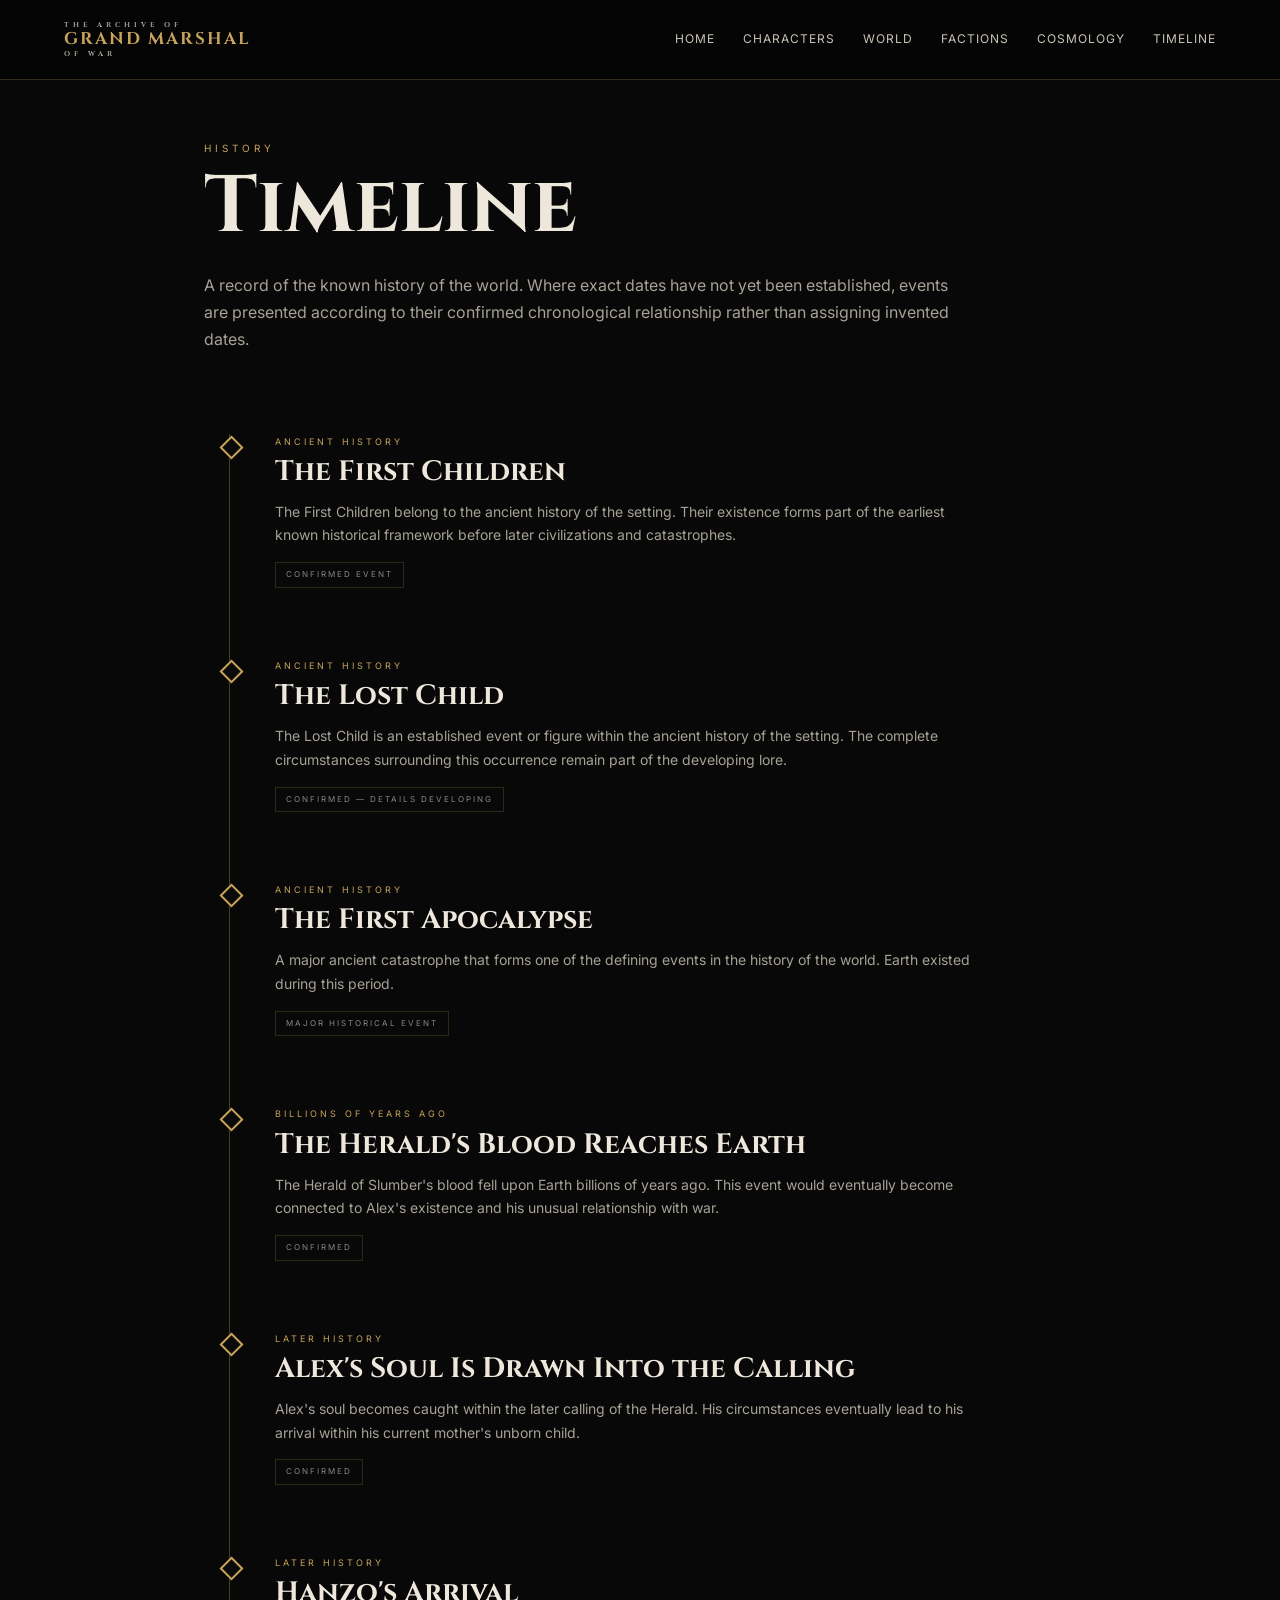
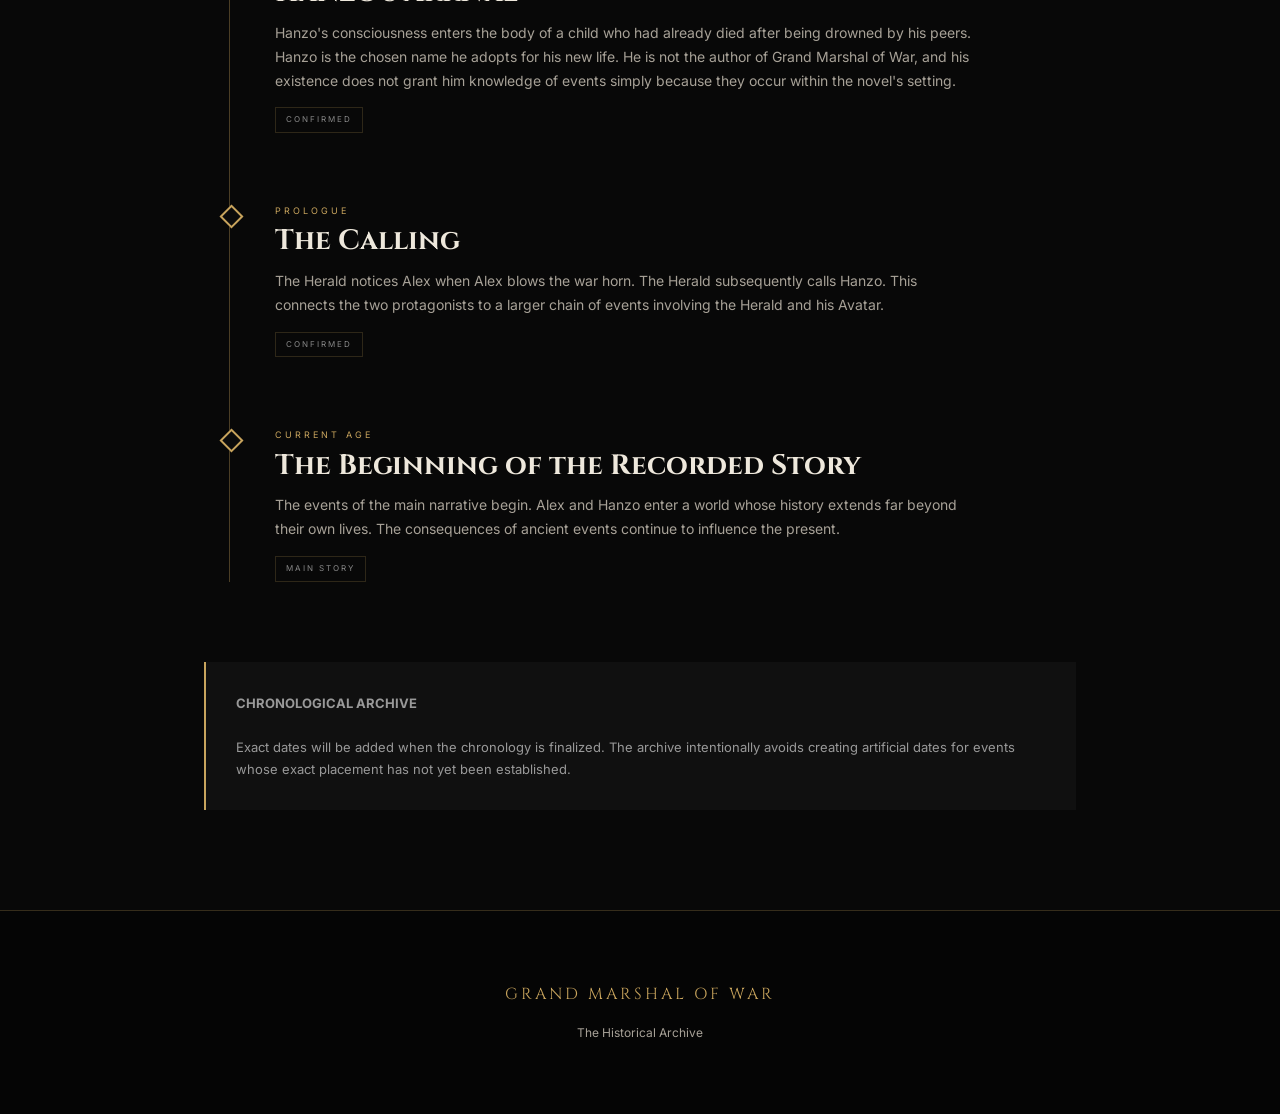
<file: timeline.html>
<!DOCTYPE html>
<html lang="en">

<head>

<meta charset="UTF-8">

<meta name="viewport" content="width=device-width, initial-scale=1.0">

<title>Timeline | Grand Marshal of War</title>

<link rel="stylesheet" href="style.css">

<style>

.archive-page {

    max-width: 1000px;

    margin: auto;

    padding: 140px 5% 100px;

}

.page-title {

    font-family: Cinzel, serif;

    font-size: clamp(45px, 8vw, 80px);

    line-height: 1;

    margin-bottom: 25px;

}

.page-description {

    max-width: 750px;

    color: #a7a197;

    font-size: 16px;

    margin-bottom: 80px;

}


/* TIMELINE */

.timeline {

    position: relative;

    margin-left: 25px;

    padding-left: 45px;

    border-left: 1px solid rgba(200,164,93,.35);

}


.timeline-event {

    position: relative;

    margin-bottom: 70px;

}


.timeline-event::before {

    content: "";

    position: absolute;

    left: -52px;

    top: 5px;

    width: 13px;

    height: 13px;

    background: #0b0b0b;

    border: 2px solid #c8a45d;

    transform: rotate(45deg);

}


.timeline-era {

    color: #c8a45d;

    font-size: 9px;

    letter-spacing: 3px;

    margin-bottom: 8px;

}


.timeline-event h2 {

    font-size: 28px;

    margin-bottom: 12px;

}


.timeline-event p {

    color: #a7a197;

    font-size: 14px;

    max-width: 700px;

}


.timeline-status {

    display: inline-block;

    margin-top: 15px;

    padding: 5px 10px;

    border: 1px solid rgba(200,164,93,.2);

    color: #888;

    font-size: 8px;

    letter-spacing: 2px;

}


.timeline-note {

    padding: 30px;

    margin-top: 80px;

    background: #101010;

    border-left: 2px solid #c8a45d;

    color: #999;

    font-size: 13px;

}

</style>

</head>


<body>


<header class="navbar">

    <div class="logo">

        <span class="logo-small">
            THE ARCHIVE OF
        </span>

        GRAND MARSHAL

        <span class="logo-small">
            OF WAR
        </span>

    </div>

    <button class="menu-button" onclick="toggleMenu()">
        ☰
    </button>

    <nav id="navMenu">

        <a href="index.html">Home</a>
        <a href="characters.html">Characters</a>
        <a href="locations.html">World</a>
        <a href="factions.html">Factions</a>
        <a href="laws.html">Cosmology</a>
        <a href="timeline.html">Timeline</a>

    </nav>

</header>


<main class="archive-page">


    <p class="section-label">
        HISTORY
    </p>

    <h1 class="page-title">
        Timeline
    </h1>

    <p class="page-description">

        A record of the known history of the world.

        Where exact dates have not yet been established,
        events are presented according to their confirmed
        chronological relationship rather than assigning
        invented dates.

    </p>


    <div class="timeline">


        <!-- ANCIENT -->

        <article class="timeline-event">

            <div class="timeline-era">
                ANCIENT HISTORY
            </div>

            <h2>
                The First Children
            </h2>

            <p>

                The First Children belong to the ancient history
                of the setting.

                Their existence forms part of the earliest known
                historical framework before later civilizations
                and catastrophes.

            </p>

            <span class="timeline-status">
                CONFIRMED EVENT
            </span>

        </article>


        <!-- LOST CHILD -->

        <article class="timeline-event">

            <div class="timeline-era">
                ANCIENT HISTORY
            </div>

            <h2>
                The Lost Child
            </h2>

            <p>

                The Lost Child is an established event or figure
                within the ancient history of the setting.

                The complete circumstances surrounding this
                occurrence remain part of the developing lore.

            </p>

            <span class="timeline-status">
                CONFIRMED — DETAILS DEVELOPING
            </span>

        </article>


        <!-- FIRST APOCALYPSE -->

        <article class="timeline-event">

            <div class="timeline-era">
                ANCIENT HISTORY
            </div>

            <h2>
                The First Apocalypse
            </h2>

            <p>

                A major ancient catastrophe that forms one of
                the defining events in the history of the world.

                Earth existed during this period.

            </p>

            <span class="timeline-status">
                MAJOR HISTORICAL EVENT
            </span>

        </article>


        <!-- EARTH -->

        <article class="timeline-event">

            <div class="timeline-era">
                BILLIONS OF YEARS AGO
            </div>

            <h2>
                The Herald's Blood Reaches Earth
            </h2>

            <p>

                The Herald of Slumber's blood fell upon Earth
                billions of years ago.

                This event would eventually become connected
                to Alex's existence and his unusual relationship
                with war.

            </p>

            <span class="timeline-status">
                CONFIRMED
            </span>

        </article>


        <!-- ALEX -->

        <article class="timeline-event">

            <div class="timeline-era">
                LATER HISTORY
            </div>

            <h2>
                Alex's Soul Is Drawn Into the Calling
            </h2>

            <p>

                Alex's soul becomes caught within the later
                calling of the Herald.

                His circumstances eventually lead to his
                arrival within his current mother's unborn child.

            </p>

            <span class="timeline-status">
                CONFIRMED
            </span>

        </article>


        <!-- HANZO -->

        <article class="timeline-event">

            <div class="timeline-era">
                LATER HISTORY
            </div>

            <h2>
                Hanzo's Arrival
            </h2>

            <p>

                Hanzo's consciousness enters the body of a child
                who had already died after being drowned by his
                peers.

                Hanzo is the chosen name he adopts for his new life.

                He is not the author of Grand Marshal of War,
                and his existence does not grant him knowledge
                of events simply because they occur within the
                novel's setting.

            </p>

            <span class="timeline-status">
                CONFIRMED
            </span>

        </article>


        <!-- PROLOGUE -->

        <article class="timeline-event">

            <div class="timeline-era">
                PROLOGUE
            </div>

            <h2>
                The Calling
            </h2>

            <p>

                The Herald notices Alex when Alex blows the
                war horn.

                The Herald subsequently calls Hanzo.

                This connects the two protagonists to a larger
                chain of events involving the Herald and his
                Avatar.

            </p>

            <span class="timeline-status">
                CONFIRMED
            </span>

        </article>


        <!-- CURRENT -->

        <article class="timeline-event">

            <div class="timeline-era">
                CURRENT AGE
            </div>

            <h2>
                The Beginning of the Recorded Story
            </h2>

            <p>

                The events of the main narrative begin.

                Alex and Hanzo enter a world whose history
                extends far beyond their own lives.

                The consequences of ancient events continue
                to influence the present.

            </p>

            <span class="timeline-status">
                MAIN STORY
            </span>

        </article>


    </div>


    <div class="timeline-note">

        <strong>CHRONOLOGICAL ARCHIVE</strong><br><br>

        Exact dates will be added when the chronology is finalized.

        The archive intentionally avoids creating artificial
        dates for events whose exact placement has not yet been
        established.

    </div>


</main>


<footer>

    <div class="footer-logo">
        GRAND MARSHAL OF WAR
    </div>

    <p>
        The Historical Archive
    </p>

</footer>


<script src="script.js"></script>

</body>

</html>
</file>
<file: style.css>
@import url('https://fonts.googleapis.com/css2?family=Cinzel:wght@400;500;600;700;800&family=Inter:wght@300;400;500;600&display=swap');


:root {

    --black: #080808;
    --dark: #101010;
    --panel: #151515;
    --panel-light: #1d1d1d;

    --gold: #c8a45d;
    --gold-light: #e2c47b;

    --text: #eee8dc;
    --muted: #a7a197;

    --border: rgba(200,164,93,0.25);

}


* {

    margin: 0;
    padding: 0;
    box-sizing: border-box;

}


html {

    scroll-behavior: smooth;

}


body {

    background: var(--black);

    color: var(--text);

    font-family: Inter, sans-serif;

    line-height: 1.7;

}


a {

    color: inherit;

    text-decoration: none;

}


/* NAVIGATION */

.navbar {

    position: fixed;

    top: 0;
    left: 0;

    width: 100%;

    height: 80px;

    z-index: 1000;

    display: flex;

    align-items: center;

    justify-content: space-between;

    padding: 0 5%;

    background: rgba(5,5,5,0.88);

    backdrop-filter: blur(15px);

    border-bottom: 1px solid var(--border);

}


.logo {

    font-family: Cinzel, serif;

    color: var(--gold);

    font-size: 17px;

    font-weight: 700;

    letter-spacing: 2px;

    line-height: 1.2;

}


.logo-small {

    display: block;

    color: var(--muted);

    font-size: 7px;

    letter-spacing: 4px;

}


nav {

    display: flex;

    gap: 28px;

}


nav a {

    color: #c9c3b8;

    font-size: 12px;

    text-transform: uppercase;

    letter-spacing: 1px;

    transition: 0.3s;

}


nav a:hover {

    color: var(--gold);

}


.menu-button {

    display: none;

    background: none;

    border: none;

    color: var(--gold);

    font-size: 28px;

}


/* HERO */

.hero {

    min-height: 100vh;

    position: relative;

    display: flex;

    align-items: center;

    overflow: hidden;

    background:

        radial-gradient(
            circle at 70% 40%,
            rgba(120,30,30,0.22),
            transparent 40%
        ),

        linear-gradient(
            90deg,
            #050505 20%,
            rgba(5,5,5,0.85),
            rgba(5,5,5,0.55)
        );

}


.hero::before {

    content: "";

    position: absolute;

    inset: 0;

    background:

        linear-gradient(
            rgba(0,0,0,0.35),
            rgba(0,0,0,0.9)
        ),

        url("https://images.unsplash.com/photo-1518709268805-4e9042af9f23?auto=format&fit=crop&w=2000&q=80");

    background-size: cover;

    background-position: center;

    opacity: 0.38;

    z-index: 0;

}


.hero-content {

    position: relative;

    z-index: 2;

    width: min(850px, 90%);

    margin-left: 8%;

    padding-top: 70px;

}


.eyebrow {

    color: var(--gold);

    letter-spacing: 6px;

    font-size: 11px;

    margin-bottom: 25px;

}


.hero h1 {

    font-family: Cinzel, serif;

    font-size: clamp(55px, 10vw, 125px);

    line-height: 0.9;

    letter-spacing: -3px;

}


.hero h1 span {

    color: var(--gold);

}


.hero-description {

    max-width: 550px;

    margin-top: 35px;

    color: #bbb4aa;

    font-size: 16px;

}


.hero-buttons {

    display: flex;

    gap: 15px;

    margin-top: 35px;

}


.gold-button,
.outline-button {

    display: inline-block;

    padding: 14px 25px;

    font-size: 11px;

    letter-spacing: 2px;

    text-transform: uppercase;

    transition: 0.3s;

}


.gold-button {

    background: var(--gold);

    color: #0a0a0a;

}


.gold-button:hover {

    background: var(--gold-light);

    transform: translateY(-3px);

}


.outline-button {

    border: 1px solid var(--border);

    color: var(--text);

}


.outline-button:hover {

    border-color: var(--gold);

    color: var(--gold);

}


/* SECTIONS */

.section {

    max-width: 1200px;

    margin: auto;

    padding: 110px 5%;

}


.section-heading {

    display: flex;

    gap: 25px;

    align-items: flex-start;

    margin-bottom: 40px;

}


.section-heading > span {

    color: var(--gold);

    font-family: Cinzel, serif;

    font-size: 14px;

}


.section-label {

    color: var(--gold);

    letter-spacing: 4px;

    font-size: 10px;

    margin-bottom: 10px;

}


h2 {

    font-family: Cinzel, serif;

    font-size: clamp(28px, 5vw, 48px);

    line-height: 1.1;

}


.intro-text {

    max-width: 800px;

    color: var(--muted);

    font-size: 17px;

    margin-bottom: 50px;

}


/* CARDS */

.category-grid {

    display: grid;

    grid-template-columns: repeat(2, 1fr);

    gap: 2px;

}


.category-card {

    background: var(--panel);

    padding: 45px;

    border: 1px solid rgba(255,255,255,0.04);

    transition: 0.35s;

}


.category-card:hover {

    background: var(--panel-light);

    border-color: var(--border);

    transform: translateY(-5px);

}


.card-icon {

    display: block;

    color: var(--gold);

    font-size: 32px;

    margin-bottom: 25px;

}


.category-card h3 {

    font-family: Cinzel, serif;

    font-size: 25px;

    margin-bottom: 12px;

}


.category-card p {

    color: var(--muted);

    font-size: 14px;

    margin-bottom: 25px;

}


.discover {

    color: var(--gold);

    font-size: 10px;

    letter-spacing: 2px;

}


/* FEATURED */

.featured {

    padding: 130px 5%;

    border-top: 1px solid var(--border);

    border-bottom: 1px solid var(--border);

    background:

        radial-gradient(
            circle at center,
            rgba(115,35,25,0.22),
            transparent 60%
        ),

        #0c0c0c;

}


.featured-content {

    max-width: 850px;

    margin: auto;

    text-align: center;

}


.featured-content p:not(.section-label) {

    color: var(--muted);

    max-width: 650px;

    margin: 25px auto;

}


.text-link {

    color: var(--gold);

    font-size: 11px;

    letter-spacing: 2px;

}


/* ENTRIES */

.entry-list {

    border-top: 1px solid var(--border);

}


.entry {

    display: grid;

    grid-template-columns: 70px 1fr 40px;

    gap: 20px;

    align-items: center;

    padding: 30px 0;

    border-bottom: 1px solid var(--border);

    transition: 0.3s;

}


.entry:hover {

    padding-left: 15px;

}


.entry-number {

    color: var(--gold);

    font-family: Cinzel, serif;

}


.entry-type {

    color: var(--gold);

    font-size: 9px;

    letter-spacing: 2px;

}


.entry h3 {

    font-family: Cinzel, serif;

    font-size: 22px;

    margin: 5px 0;

}


.entry p {

    color: var(--muted);

    font-size: 13px;

}


.arrow {

    color: var(--gold);

    font-size: 20px;

}


/* FOOTER */

footer {

    padding: 70px 5%;

    text-align: center;

    border-top: 1px solid var(--border);

    background: #050505;

}


.footer-logo {

    color: var(--gold);

    font-family: Cinzel, serif;

    letter-spacing: 3px;

    margin-bottom: 15px;

}


footer p {

    color: var(--muted);

    font-size: 12px;

}


.copyright {

    margin-top: 25px;

    opacity: 0.5;

}


/* MOBILE */

@media(max-width: 800px) {

    .navbar {

        height: 70px;

    }


    .menu-button {

        display: block;

    }


    nav {

        position: absolute;

        top: 70px;

        left: 0;

        width: 100%;

        display: none;

        flex-direction: column;

        gap: 0;

        background: #090909;

        border-bottom: 1px solid var(--border);

    }


    nav.active {

        display: flex;

    }


    nav a {

        padding: 18px 25px;

        border-bottom: 1px solid rgba(255,255,255,0.05);

    }


    .hero-content {

        margin-left: 6%;

    }


    .hero h1 {

        font-size: 56px;

    }


    .hero-description {

        font-size: 14px;

    }


    .hero-buttons {

        flex-direction: column;

        width: 220px;

    }


    .category-grid {

        grid-template-columns: 1fr;

    }


    .category-card {

        padding: 30px;

    }


    .section {

        padding: 80px 6%;

    }


    .entry {

        grid-template-columns: 40px 1fr 20px;

    }

      }
</file>
